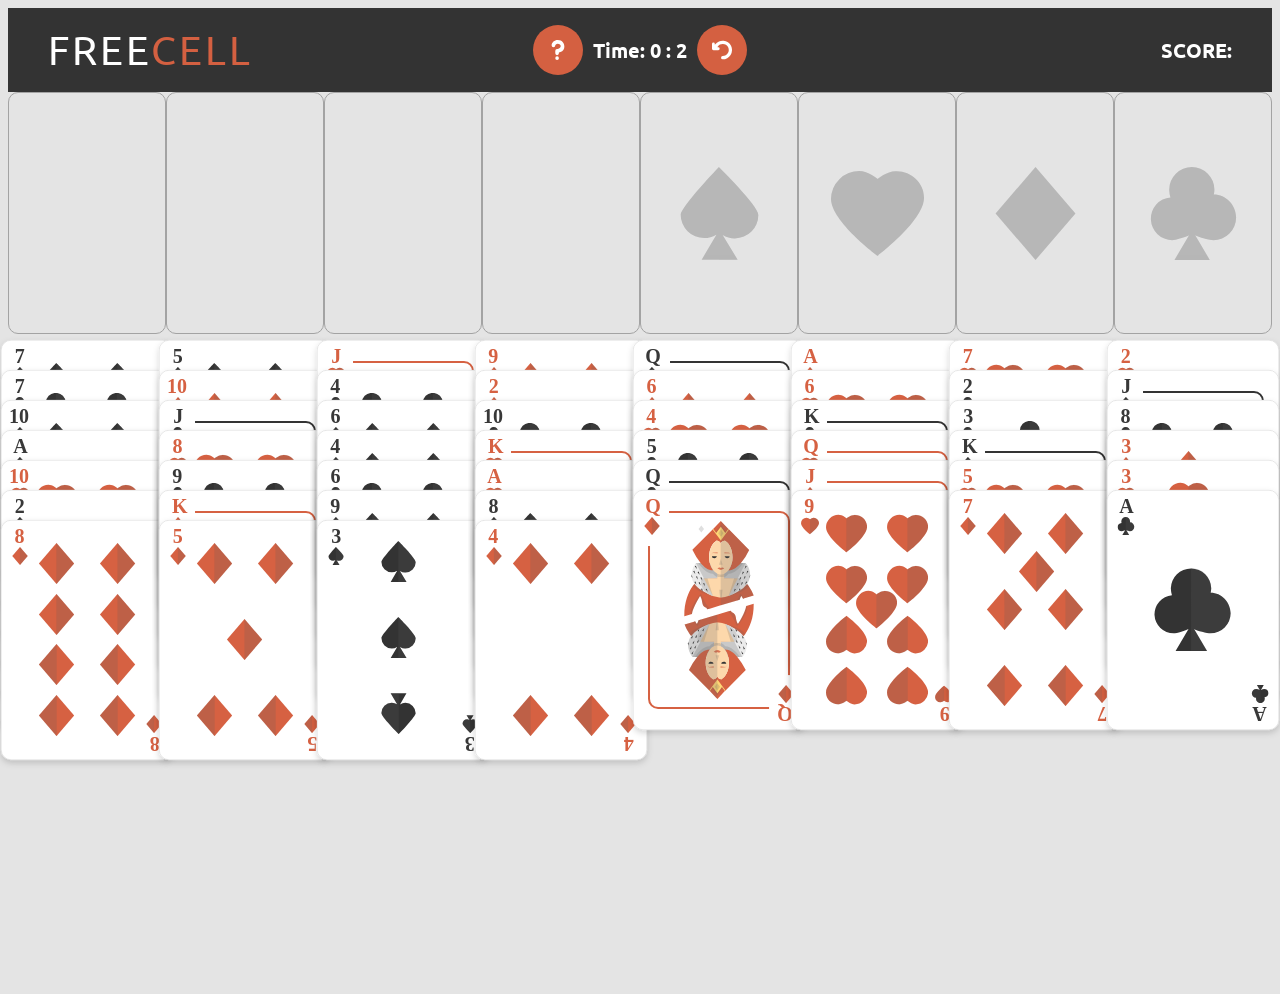
<file: index.html>
<!doctype html>
<html>
<head>
<meta charset="utf-8">
<title>無標題文件</title>
<link rel=stylesheet type="text/css" href="css.css">
<link href="https://fonts.googleapis.com/css?family=Ubuntu&display=swap" rel="stylesheet">
</head>

<body>
<div class="nav">
	<div class="logo"><p >FREE<span>CELL</span></p></div>
	
	<div class="timebar">
	<div class="Qundo" id="callMenu">
	<img  src="ui/icon-question.svg" alt="question"></div>
	<div class="time"><h1>Time:<span class="mins"></span></h1></div>
	<div class="Qundo" id="undo"><img  src="ui/icon-undo.svg" alt="undo"></div>
	</div>
	<div class="navbar">
		<h1>SCORE:<span class="score"></span></h1>
	</div>
</div>

<div class ="container">
<div class="TopArea">
<div class="LeftTopArea"></div>
<div class="RightTopArea"></div>
</div>
<div class="BottomArea"></div>
</div>
<div class="menu">
	<h2>FREE<span>CELL</span></h2>
	<button type="button" id="btnNewgame">Quit and star a new game</button>
	<button type="button" id="btnRestart">Restart This Game</button>
	<button type="button" id="btnBack">Keep playing</button>
</div>
<div class="mask">
</div>
<script src="js.js"></script>
</body>
</html>
</file>
<file: css.css>
@charset "utf-8";
body {
	background-color: #E4E4E4;
    font-family: 'Ubuntu', sans-serif;
	position: relative;
}
.nav {
	display: flex;
	justify-content: space-between;
	align-items:center;
	background-color: #333333;
	height:84px;
	padding-left: 40px;
	padding-right: 40px;
}
.timebar {
	width: 100%;
	display: flex;
	justify-content: center;
	align-items:center;
}
.timebar div {
	padding: 10px;
}
.logo {
	width: 100%;
	color:#FFFFFF;
	line-height:0px;
	text-align: left;
	letter-spacing: 3px;
    font-size: 40px;
}
.logo span {
	color:#D46041;
}

.Qundo {
	height: 30px;
	width:30px;
	opacity: 1;
	background-color: #D46041 ;
	border-radius: 50%;
	display:flex;
	justify-content:center;
	align-items:center;
}
.Qundo > img {
	height:20px;
	
}
h1 {
	font-size: 20px;
	color:#FFFFFF;
}
.navbar {
	width: 100%;
	text-align: right;
}
.TopArea {
  display :flex;
}
.LeftTopArea {
	width:100%;
}
.RightTopArea {
  
   width:100%;
}
.BottomArea {
 
  height: 600px;
}

.mask {
	background-color: #000000;
	z-index:-1;
	opacity: 0;
	position: absolute;
	top:86px;
	width: 100vw;
	height: 100vh;
	transition: opacity 0.5s ;
}
.maskactive {
	z-index:1;
	opacity: 0.5;
}
.menu {
	width: 450px;
	height: 300px;
	background: #FFFFFF 0% 0% no-repeat padding-box;
	opacity: 0;
	z-index: -1;
	display: flex;
	flex-direction: column;
	justify-content:center;
	position: absolute;
	top:50%;
  	left: 50%;
  	transform: translate(-50%, -50%);
	overflow: hidden;
	transition: opacity 1s ;
	
}
.active {
	z-index: 99;
	opacity: 1;
}
h2 {
	text-align:center;
	font-size: 40px;
	color:#333333;
	letter-spacing: 3px;
	line-height:0px;
}
h2 span {
	color:#D46041;
}
.menu button {
	background: #FFFFFF 0% 0% no-repeat padding-box;
	border: 1px solid #707070;
	border-radius: 50px;
	opacity: 1;
	font-family: 'Ubuntu', sans-serif;
	font-size: 20px;
	line-height: 1.8em;
	margin: 8px 45px;
}
</file>
